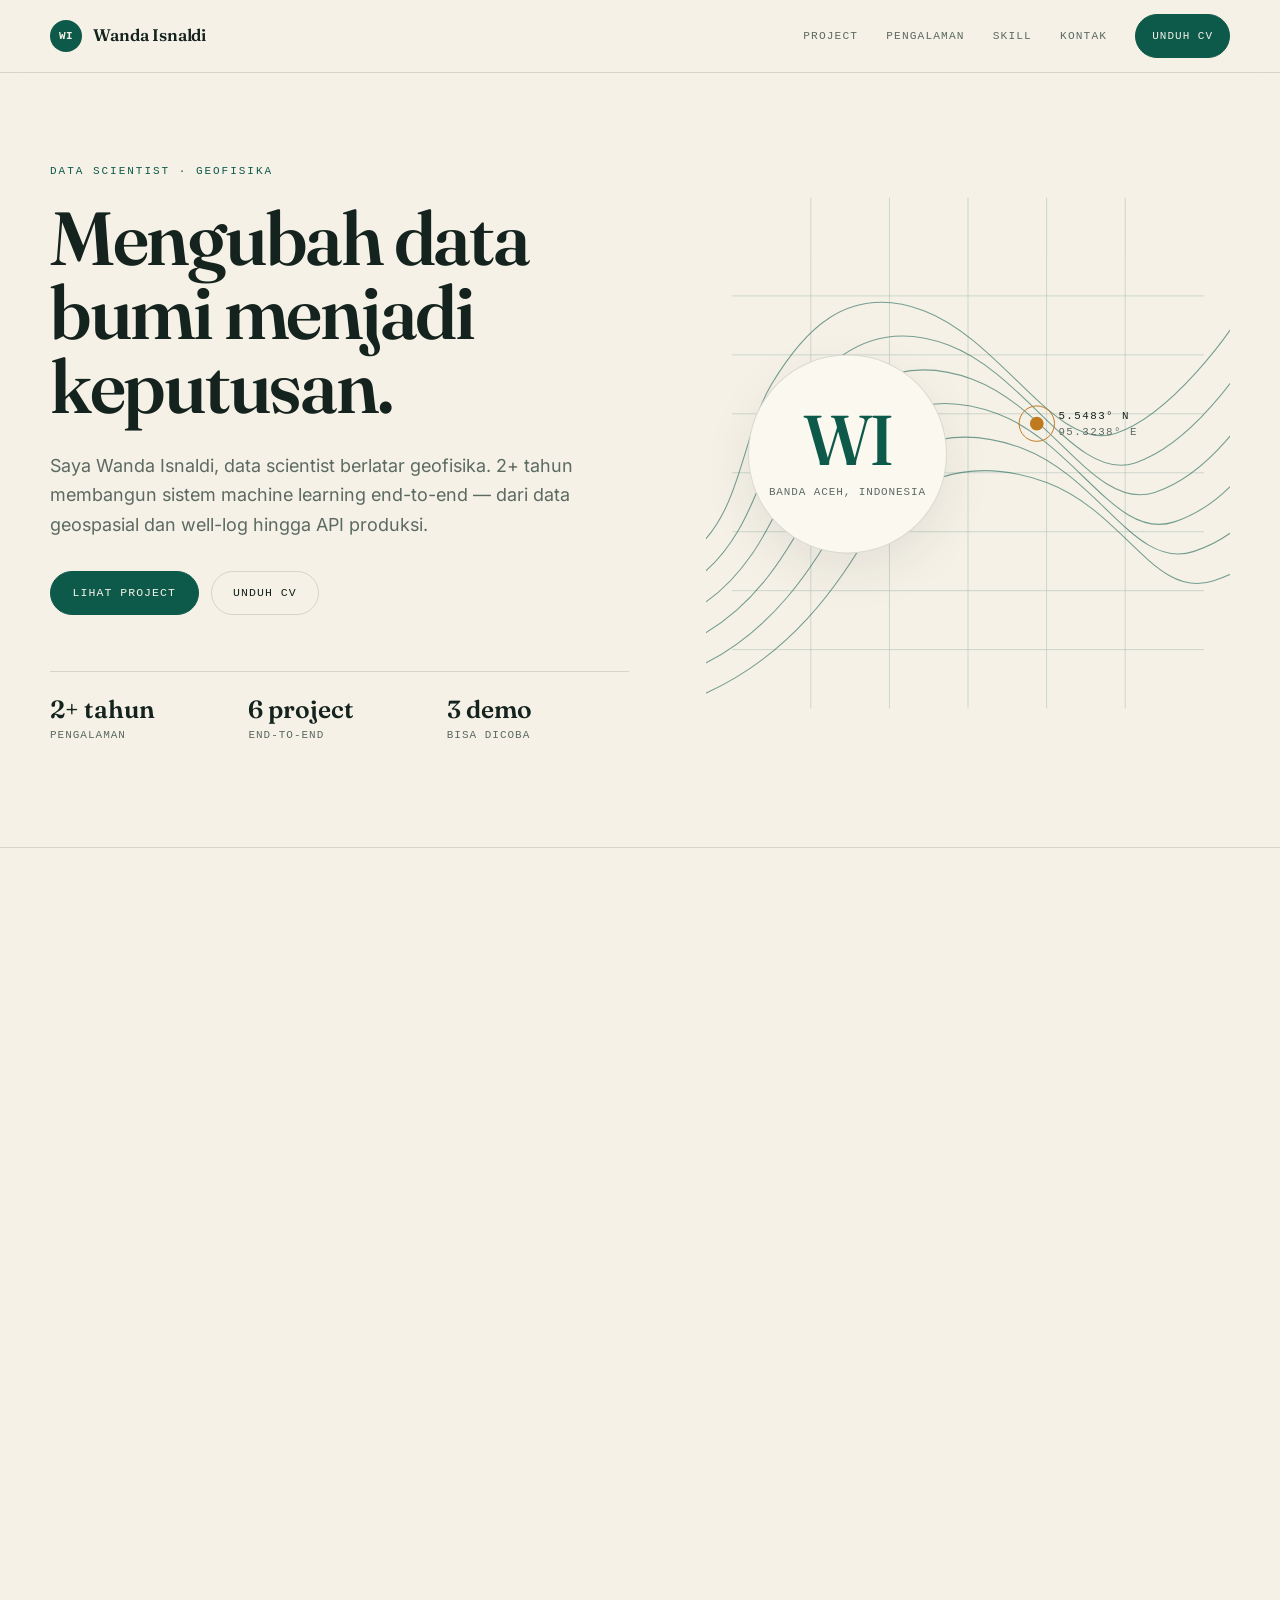
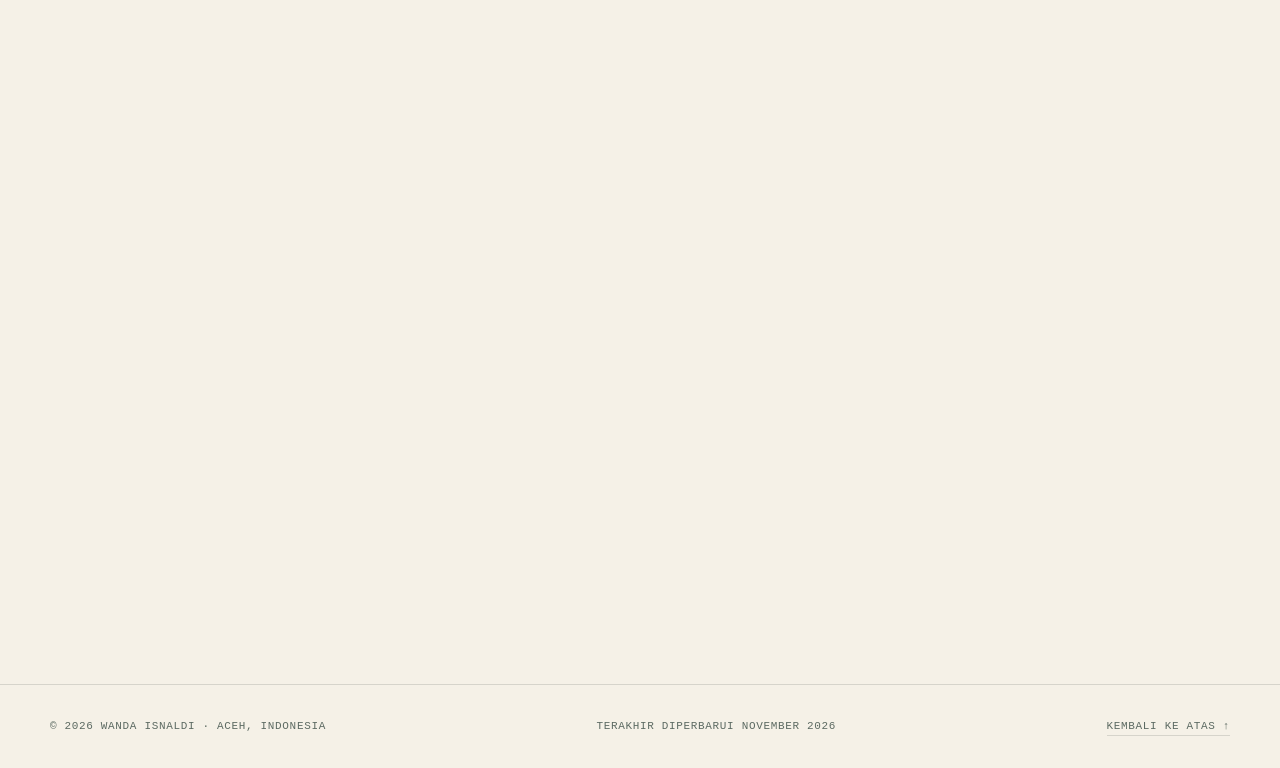
<file: index.html>
<!DOCTYPE html>
<html lang="id">
<head>
  <meta charset="utf-8">
  <meta name="viewport" content="width=device-width, initial-scale=1">
  <meta http-equiv="Content-Security-Policy" content="default-src 'self'; img-src 'self' data:; style-src 'self'; script-src 'self'; font-src 'self'; connect-src 'self'; base-uri 'self'; form-action 'self'; object-src 'none'">
  <meta name="referrer" content="strict-origin-when-cross-origin">
  <title>Wanda Isnaldi — Data Scientist | Machine Learning &amp; Geospasial</title>
  <meta name="description" content="Data scientist berlatar geofisika. Portofolio project machine learning end-to-end: data geospasial, well-log, time-series, NLP, dan API siap produksi.">
  <meta name="author" content="Wanda Isnaldi">
  <meta name="theme-color" content="#F5F1E7">
  <link rel="canonical" href="https://eidos110.github.io/">

  <meta property="og:type" content="website">
  <meta property="og:locale" content="id_ID">
  <meta property="og:site_name" content="Wanda Isnaldi">
  <meta property="og:title" content="Wanda Isnaldi — Data Scientist">
  <meta property="og:description" content="Data scientist berlatar geofisika. Machine learning end-to-end: geospasial, well-log, time-series, NLP, dan API produksi.">
  <meta property="og:url" content="https://eidos110.github.io/">
  <meta property="og:image" content="https://eidos110.github.io/assets/img/og-image.png">
  <meta property="og:image:width" content="1200">
  <meta property="og:image:height" content="630">
  <meta property="og:image:alt" content="Wanda Isnaldi — Data Scientist">

  <meta name="twitter:card" content="summary_large_image">
  <meta name="twitter:title" content="Wanda Isnaldi — Data Scientist">
  <meta name="twitter:description" content="Machine learning end-to-end: geospasial, well-log, time-series, NLP, dan API produksi.">
  <meta name="twitter:image" content="https://eidos110.github.io/assets/img/og-image.png">
  <meta name="twitter:image:alt" content="Wanda Isnaldi — Data Scientist">

  <link rel="icon" href="assets/img/favicon.svg" type="image/svg+xml">
  <link rel="apple-touch-icon" href="assets/img/apple-touch-icon.png">
  <link rel="preload" href="assets/fonts/fraunces-latin.woff2" as="font" type="font/woff2" crossorigin>
  <link rel="preload" href="assets/fonts/inter-latin.woff2" as="font" type="font/woff2" crossorigin>
  <link rel="stylesheet" href="assets/css/styles.css">

  <script type="application/ld+json">
  {
    "@context": "https://schema.org",
    "@type": "Person",
    "name": "Wanda Isnaldi",
    "jobTitle": "Data Scientist",
    "url": "https://eidos110.github.io/",
    "sameAs": ["https://github.com/Eidos110/"],
    "alumniOf": {
      "@type": "CollegeOrUniversity",
      "name": "Universitas Syiah Kuala",
      "description": "S1 Teknik Geofisika, lulus September 2022"
    },
    "knowsAbout": [
      "Machine Learning",
      "Geophysics",
      "Geospatial AI",
      "Time Series Forecasting",
      "Natural Language Processing",
      "MLOps"
    ]
  }
  </script>
</head>
<body>
  <a class="skip-link" href="#main">Langsung ke konten</a>

  <header class="site-header">
    <div class="container site-header__inner">
      <a class="brand" href="#top">
        <span class="brand__mark" aria-hidden="true">WI</span>
        <span class="brand__text">Wanda Isnaldi</span>
      </a>
      <button class="nav__toggle" type="button" data-menu-toggle aria-expanded="false" aria-controls="site-menu">
        Menu
      </button>
      <nav class="nav" aria-label="Navigasi utama">
        <div class="nav__links" id="site-menu" data-menu>
          <a href="#project" data-nav-link>Project</a>
          <a href="#pengalaman" data-nav-link>Pengalaman</a>
          <a href="#skill" data-nav-link>Skill</a>
          <a href="#kontak" data-nav-link>Kontak</a>
          <a class="btn btn--small btn--solid" href="assets/cv/wanda-isnaldi-cv.pdf" download>Unduh CV</a>
        </div>
      </nav>
    </div>
  </header>

  <main id="main" tabindex="-1">
    <section class="hero" id="top">
      <div class="container hero__inner">
        <div class="hero__copy">
          <p class="eyebrow">DATA SCIENTIST · GEOFISIKA</p>
          <h1>Mengubah data bumi menjadi keputusan.</h1>
          <p class="hero__lead">Saya Wanda Isnaldi, data scientist berlatar geofisika. 2+ tahun membangun sistem machine learning end-to-end — dari data geospasial dan well-log hingga API produksi.</p>
          <div class="hero__actions">
            <a class="btn btn--solid" href="#project">Lihat Project</a>
            <a class="btn btn--ghost" href="assets/cv/wanda-isnaldi-cv.pdf" download>Unduh CV</a>
          </div>
          <dl class="hero__stats">
            <div><dt>2+ tahun</dt><dd>pengalaman</dd></div>
            <div><dt>6 project</dt><dd>end-to-end</dd></div>
            <div><dt>3 demo</dt><dd>bisa dicoba</dd></div>
          </dl>
        </div>

        <div class="hero__art" aria-hidden="true">
          <svg class="hero__contours" viewBox="0 0 520 560" fill="none" xmlns="http://www.w3.org/2000/svg">
            <g stroke="currentColor" stroke-width="1.1" opacity="0.55">
              <path d="M-20 470C60 430 90 350 120 300s90-90 170-60 120 130 180 110 90-80 90-80"/>
              <path d="M-20 500C70 460 110 380 140 330s95-85 175-55 115 125 175 105 80-70 80-70"/>
              <path d="M-20 530C80 490 130 410 160 360s100-80 180-50 110 120 170 100 70-60 70-60"/>
              <path d="M-20 440C50 400 70 320 100 270s85-95 165-65 125 135 185 115 100-90 100-90"/>
              <path d="M-20 410C40 370 50 290 80 240s80-100 160-70 130 140 190 120 110-100 110-100"/>
              <path d="M-20 380C30 340 30 260 60 210s75-105 155-75 135 145 195 125 120-110 120-110"/>
            </g>
            <g stroke="currentColor" stroke-width="0.6" opacity="0.3">
              <path d="M20 120h480M20 180h480M20 240h480M20 300h480M20 360h480M20 420h480M20 480h480"/>
              <path d="M100 20v520M180 20v520M260 20v520M340 20v520M420 20v520"/>
            </g>
            <circle cx="330" cy="250" r="7" fill="#C07A1E"/>
            <circle cx="330" cy="250" r="18" stroke="#C07A1E" stroke-width="1"/>
            <text x="352" y="245" fill="#15231E" font-family="ui-monospace, monospace" font-size="11" letter-spacing="1.5">5.5483° N</text>
            <text x="352" y="262" fill="#5C6A62" font-family="ui-monospace, monospace" font-size="11" letter-spacing="1.5">95.3238° E</text>
          </svg>
          <div class="hero__monogram">
            <span>WI</span>
            <small>Banda Aceh, Indonesia</small>
          </div>
        </div>
      </div>
    </section>

    <section class="section reveal" id="project" data-reveal>
      <div class="container">
        <header class="section__head">
          <p class="eyebrow">PROJECT UNGGULAN</p>
          <h2 class="section__title">Tiga sistem yang saya bangun end-to-end.</h2>
          <p class="section__lead">Dari perumusan masalah dan rekayasa fitur sampai API, antarmuka, dan evaluasi. Setiap project punya bukti yang bisa diperiksa.</p>
        </header>

        <article class="project">
          <div class="project__media">
            <img src="assets/img/firecast.webp" width="1600" height="1000" alt="Antarmuka FireCast dengan peta risiko kebakaran dan panel prediksi" loading="lazy" decoding="async">
            <span class="project__index">01</span>
          </div>
          <div class="project__body">
            <p class="project__label">Fire risk intelligence</p>
            <h3 class="project__title">FireCast</h3>
            <p class="project__summary">Platform prediksi risiko kebakaran berbasis stacking ensemble dengan peta interaktif dan API inferensi titik/AOI.</p>
            <ul class="project__metrics">
              <li>Stacking LightGBM + XGBoost</li>
              <li>Kalibrasi isotonik</li>
              <li>SHAP top features</li>
            </ul>
            <ul class="project__tags">
              <li>Python</li><li>FastAPI</li><li>React/TS</li><li>LightGBM</li><li>XGBoost</li><li>SHAP</li><li>Leaflet</li><li>Docker</li><li>CI</li>
            </ul>
            <div class="project__actions">
              <a class="project__link" href="https://huggingface.co/spaces/Kaido1/firecast-private" target="_blank" rel="noopener noreferrer">Buka demo <span aria-hidden="true">↗</span><span class="sr-only">(membuka tab baru)</span></a>
              <a class="project__link" href="https://huggingface.co/spaces/Kaido1/firecast-private/tree/main" target="_blank" rel="noopener noreferrer">Kode backend <span aria-hidden="true">↗</span><span class="sr-only">(membuka tab baru)</span></a>
            </div>
            <p class="project__note">Demo HF — jika Space sedang tidur, klik Restart.</p>
            <details class="project__details">
              <summary>Ringkasan teknis</summary>
              <div class="project__details-body">
                <h4>Masalah</h4>
                <p>Skor risiko kebakaran sering tidak terkalibrasi dan sulit dijelaskan, sehingga tidak cukup dipercaya untuk keputusan operasional.</p>
                <h4>Pendekatan</h4>
                <p>Stacking ensemble LightGBM + XGBoost dengan meta-model LogisticRegressionCV, kalibrasi isotonik, dan SHAP untuk menjelaskan faktor dominan. Disajikan lewat API FastAPI untuk titik maupun AOI, plus peta React/Leaflet.</p>
                <h4>Hasil</h4>
                <p>API inferensi titik dan batch, risk bands, editor AOI, rate limit, serta autentikasi API key. Model dan antarmuka berjalan dalam container dengan CI.</p>
              </div>
            </details>
          </div>
        </article>

        <article class="project">
          <div class="project__media">
            <img src="assets/img/mwd-copilot.webp" width="1600" height="1000" alt="Dashboard MWD Copilot menampilkan prediksi porositas dan tipe fluida" loading="lazy" decoding="async">
            <span class="project__index">02</span>
          </div>
          <div class="project__body">
            <p class="project__label">Drilling decision support</p>
            <h3 class="project__title">MWD Copilot</h3>
            <p class="project__summary">Prediksi porositas, tipe fluida, dan pore pressure dari telemetri MWD/LWD secara real-time.</p>
            <ul class="project__metrics">
              <li>Porositas RMSE 0,038</li>
              <li>Fluida F1 0,93</li>
              <li>Real-time WebSocket</li>
            </ul>
            <ul class="project__tags">
              <li>Python</li><li>FastAPI</li><li>Next.js</li><li>XGBoost</li><li>SHAP</li><li>WebSocket</li><li>Docker</li>
            </ul>
            <div class="project__actions">
              <a class="project__link" href="https://huggingface.co/spaces/Kaido1/MWD-Copilot" target="_blank" rel="noopener noreferrer">Buka demo <span aria-hidden="true">↗</span><span class="sr-only">(membuka tab baru)</span></a>
              <a class="project__link" href="https://github.com/Eidos110/AI-MWD-Copilot" target="_blank" rel="noopener noreferrer">Lihat kode <span aria-hidden="true">↗</span><span class="sr-only">(membuka tab baru)</span></a>
            </div>
            <p class="project__note">Demo HF — jika Space sedang tidur, klik Restart.</p>
            <details class="project__details">
              <summary>Ringkasan teknis</summary>
              <div class="project__details-body">
                <h4>Masalah</h4>
                <p>Keputusan pemboran membutuhkan insight cepat dari telemetri MWD/LWD yang terus mengalir.</p>
                <h4>Pendekatan</h4>
                <p>Pipeline feature leakage-safe, model terpisah per target (porositas, tipe fluida, pore pressure), dan pengiriman hasil real-time lewat WebSocket. Model disimpan dengan joblib.</p>
                <h4>Hasil</h4>
                <p>Prediksi porositas dengan RMSE 0,038 dan klasifikasi tipe fluida F1 0,93, dilengkapi interpretasi SHAP di antarmuka.</p>
              </div>
            </details>
          </div>
        </article>

        <article class="project">
          <div class="project__media">
            <img src="assets/img/cleaner-bot.webp" width="1600" height="1000" alt="Agentic Geophysics Data Cleaning Bot menampilkan hasil pembersihan well-log dan quality gate" loading="lazy" decoding="async">
            <span class="project__index">03</span>
          </div>
          <div class="project__body">
            <p class="project__label">Agentic data quality</p>
            <h3 class="project__title">Agentic Geophysics Data Cleaning Bot</h3>
            <p class="project__summary">Agen empat tool membersihkan data well-log LAS dengan audit trail dan quality gate.</p>
            <ul class="project__metrics">
              <li>4 tool berurutan</li>
              <li>R² 0,52 well-disjoint CV</li>
              <li>Gate READY/REVIEW/REJECT</li>
            </ul>
            <ul class="project__tags">
              <li>Python</li><li>Gradio</li><li>scikit-learn</li><li>RandomForest</li><li>Isolation Forest</li><li>HF Spaces</li>
            </ul>
            <div class="project__actions">
              <a class="project__link" href="https://huggingface.co/spaces/Kaido1/cleaner-ai-log" target="_blank" rel="noopener noreferrer">Buka demo <span aria-hidden="true">↗</span><span class="sr-only">(membuka tab baru)</span></a>
              <span class="project__private">Repo privat</span>
            </div>
            <p class="project__note">Demo HF — jika Space sedang tidur, klik Restart.</p>
            <details class="project__details">
              <summary>Ringkasan teknis</summary>
              <div class="project__details-body">
                <h4>Masalah</h4>
                <p>Data well-log LAS sering kotor, tidak konsisten, dan memakan waktu untuk dibersihkan manual.</p>
                <h4>Pendekatan</h4>
                <p>Agen empat tool: schema mapper, outlier detector, Gardner corrector, dan ML imputer, dengan audit trail serta quality gate.</p>
                <h4>Hasil</h4>
                <p>LAS bersih, report.json, audit.csv, plot before/after, dan gate READY/REVIEW/REJECT. Density imputer mencapai R² 0,52 pada well-disjoint CV.</p>
              </div>
            </details>
          </div>
        </article>
      </div>
    </section>

    <section class="section reveal" id="project-lain" data-reveal>
      <div class="container">
        <header class="section__head">
          <p class="eyebrow">PROJECT PENDUKUNG</p>
          <h2 class="section__title">Bukti lain dari cara saya bekerja.</h2>
        </header>
        <div class="mini-projects">
          <article class="mini-project">
            <p class="mini-project__label">NLP · RAG</p>
            <h3>RAG Layanan Pelanggan Perbankan</h3>
            <p class="mini-project__summary">Asisten layanan pelanggan berbasis retrieval-augmented generation dengan Phi-3, Chroma, dan LangChain.</p>
            <ul class="mini-project__metrics">
              <li>precision@1 93% pada 60 kueri</li>
              <li>+18% recall@3</li>
              <li>Jawaban salah turun 4,2×</li>
            </ul>
            <a class="mini-project__link" href="https://github.com/Eidos110/Bank-Customer-Service-RAG" target="_blank" rel="noopener noreferrer">Lihat kode <span aria-hidden="true">↗</span><span class="sr-only">(membuka tab baru)</span></a>
          </article>

          <article class="mini-project">
            <p class="mini-project__label">Time series</p>
            <h3>Peramalan Time Series Retail</h3>
            <p class="mini-project__summary">Peramalan penjualan 50 minggu ke depan dengan Prophet untuk perencanaan promosi.</p>
            <ul class="mini-project__metrics">
              <li>RMSE 1.190 → 1.126 (−5,4%)</li>
              <li>Horizon 50 minggu</li>
              <li>Promosi &gt; hari libur</li>
            </ul>
            <a class="mini-project__link" href="https://github.com/Eidos110/Portfolio/tree/main/P.%20Promotional%20Time%20Series" target="_blank" rel="noopener noreferrer">Lihat kode <span aria-hidden="true">↗</span><span class="sr-only">(membuka tab baru)</span></a>
          </article>

          <article class="mini-project">
            <p class="mini-project__label">Anomali · Simulasi</p>
            <span class="mini-project__badge">Simulasi</span>
            <h3>Pemantauan Distribusi BBM Bersubsidi</h3>
            <p class="mini-project__summary">Simulasi end-to-end pemantauan distribusi BBM bersubsidi pada 74.160 laporan inspeksi.</p>
            <ul class="mini-project__metrics">
              <li>74.160 laporan inspeksi</li>
              <li>Precision/recall 100% rule-based</li>
              <li>Isolation Forest + Streamlit</li>
            </ul>
            <a class="mini-project__link" href="https://github.com/Eidos110/Dashboard-Simulation-Distribution" target="_blank" rel="noopener noreferrer">Lihat kode <span aria-hidden="true">↗</span><span class="sr-only">(membuka tab baru)</span></a>
          </article>
        </div>
      </div>
    </section>

    <section class="section reveal" id="pengalaman" data-reveal>
      <div class="container">
        <header class="section__head">
          <p class="eyebrow">PENGALAMAN</p>
          <h2 class="section__title">Dari eksplorasi data ke keputusan.</h2>
        </header>

        <div class="experience">
          <div class="timeline">
            <article class="timeline__item">
              <p class="timeline__date">Jan 2023 — sekarang</p>
              <h3>Freelance Data Scientist</h3>
              <p class="timeline__org">Remote</p>
              <ul>
                <li>Deteksi abu vulkanik Himawari-8 dengan akurasi 97,4%.</li>
                <li>NLP sentimen: kepuasan naik 8%, keluhan turun 10%.</li>
                <li>Forecasting 1D CNN dengan akurasi +10%.</li>
              </ul>
            </article>

            <article class="timeline__item">
              <p class="timeline__date">Jul — Agu 2023</p>
              <h3>Data Scientist Intern</h3>
              <p class="timeline__org">Home Credit Indonesia × Rakamin</p>
              <ul>
                <li>Credit risk scoring dengan model ensemble.</li>
                <li>Visualisasi interaktif dengan Plotly untuk tim bisnis.</li>
              </ul>
            </article>

            <article class="timeline__item">
              <p class="timeline__date">Jun — Jul 2023</p>
              <h3>Data Scientist Intern</h3>
              <p class="timeline__org">IDX Partners × Rakamin</p>
              <ul>
                <li>Prediksi gagal bayar dengan SMOTE, akurasi 88%.</li>
                <li>EDA dan imputasi data untuk model prediktif.</li>
              </ul>
            </article>
          </div>

          <aside class="education" aria-labelledby="pendidikan-title">
            <p class="eyebrow" id="pendidikan-title">PENDIDIKAN</p>
            <h3>S1 Teknik Geofisika</h3>
            <p>Universitas Syiah Kuala, Banda Aceh</p>
            <p class="education__meta">Lulus September 2022</p>
          </aside>
        </div>
      </div>
    </section>

    <section class="section reveal" id="skill" data-reveal>
      <div class="container">
        <header class="section__head">
          <p class="eyebrow">SKILL &amp; SERTIFIKASI</p>
          <h2 class="section__title">Alat kerja yang saya pakai sehari-hari.</h2>
        </header>

        <div class="skill-layout">
          <div class="skill-groups">
            <div class="skill-group">
              <h3>Machine Learning &amp; AI</h3>
              <p>Supervised/unsupervised, XGBoost, LightGBM, Prophet, CNN 1D, PyTorch, TensorFlow, NLP, RAG, LangChain, embeddings, SMOTE, SHAP, time-series.</p>
            </div>
            <div class="skill-group">
              <h3>Data &amp; Visualisasi</h3>
              <p>Pandas, NumPy, scikit-learn, Plotly, Power BI, Matplotlib, Seaborn.</p>
            </div>
            <div class="skill-group">
              <h3>MLOps &amp; Deployment</h3>
              <p>Docker, FastAPI, Flask, Streamlit, Chroma, GitHub Actions, model registry, DVC.</p>
            </div>
            <div class="skill-group">
              <h3>Bahasa Pemrograman</h3>
              <p>Python, R, MATLAB, JavaScript, SQL.</p>
            </div>
            <div class="skill-group">
              <h3>Database &amp; Tools</h3>
              <p>MySQL, PostgreSQL, Jupyter, Git, GitHub, Excel.</p>
            </div>
            <div class="skill-group">
              <h3>Geospasial</h3>
              <p>QGIS, Himawari-8, band thermal/SWIR, CCA, morphological closing.</p>
            </div>
          </div>

          <aside class="certifications" aria-labelledby="sertifikasi-title">
            <p class="eyebrow" id="sertifikasi-title">SERTIFIKASI</p>
            <ul class="cert-list">
              <li>Data Science Professional Certificate — IBM (Coursera)</li>
              <li>Deep Learning Specialization — DeepLearning.AI (Coursera)</li>
              <li>Python Course for Geoscientists, Batch V — SEG SC Universitas Pertamina</li>
              <li>Google Earth Engine × Machine Learning — GeoSoftware Community &amp; PT GAI</li>
            </ul>
          </aside>
        </div>
      </div>
    </section>

    <section class="section section--contact reveal" id="kontak" data-reveal>
      <div class="container">
        <header class="section__head">
          <p class="eyebrow">KONTAK</p>
          <h2 class="section__title">Mari bekerja sama.</h2>
          <p class="section__lead">Terbuka untuk posisi full-time Data Scientist / ML Engineer, maupun project freelance di sekitar data, machine learning, dan geospasial.</p>
        </header>

        <div class="contact__actions">
          <a class="btn btn--solid" href="mailto:wandaisnaldi77@gmail.com?subject=Rekrutmen%20%E2%80%94%20Wanda%20Isnaldi">Rekrut sebagai Data Scientist</a>
          <a class="btn btn--ghost" href="mailto:wandaisnaldi77@gmail.com?subject=Project%20freelance%20%E2%80%94%20Wanda%20Isnaldi">Diskusikan project freelance</a>
        </div>

        <div class="contact__meta">
          <a href="mailto:wandaisnaldi77@gmail.com">wandaisnaldi77@gmail.com</a>
          <a href="https://github.com/Eidos110/" target="_blank" rel="noopener noreferrer">github.com/Eidos110 <span aria-hidden="true">↗</span><span class="sr-only">(membuka tab baru)</span></a>
          <button class="copy-email" type="button" data-copy-email="wandaisnaldi77@gmail.com">
            <span data-copy-label aria-live="polite">Salin email</span>
          </button>
          <a href="assets/cv/wanda-isnaldi-cv.pdf" download>Unduh CV (PDF)</a>
        </div>

        <p class="contact__location">Aceh, Indonesia · terbuka untuk remote/hybrid</p>
      </div>
    </section>
  </main>

  <footer class="site-footer">
    <div class="container site-footer__inner">
      <p>© 2026 Wanda Isnaldi · Aceh, Indonesia</p>
      <p>Terakhir diperbarui November 2026</p>
      <a href="#top">Kembali ke atas <span aria-hidden="true">↑</span></a>
    </div>
  </footer>
  <script type="module" src="assets/js/main.js"></script>
</body>
</html>
</file>
<file: assets/css/styles.css>
@font-face{font-family:Fraunces;src:url(../fonts/fraunces-latin.woff2) format("woff2");font-weight:400 700;font-style:normal;font-display:swap}@font-face{font-family:Inter;src:url(../fonts/inter-latin.woff2) format("woff2");font-weight:400 700;font-style:normal;font-display:swap}:root{--paper: #f5f1e7;--card: #fbf8f0;--ink: #15231e;--muted: #5c6a62;--teal: #0e5a4a;--amber: #c07a1e;--line: rgba(21, 35, 30, .14);--font-display: "Fraunces", Georgia, "Times New Roman", serif;--font-body: "Inter", system-ui, -apple-system, "Segoe UI", sans-serif;--font-mono: ui-monospace, "SFMono-Regular", Consolas, "Liberation Mono", monospace;--max: 1180px;--gutter: clamp(1.25rem, 4vw, 2.5rem);--radius-lg: 16px;--transition: .18s ease}*,*:before,*:after{box-sizing:border-box}html{scroll-behavior:smooth;scroll-padding-top:6rem}body{margin:0;background:var(--paper);color:var(--ink);font-family:var(--font-body);font-size:1rem;line-height:1.65;-webkit-font-smoothing:antialiased}h1,h2,h3,h4{margin:0;font-family:var(--font-display);font-weight:600;line-height:1.1;letter-spacing:-.015em}p{margin:0}ul,ol{margin:0;padding:0;list-style:none}a{color:inherit;text-decoration-thickness:1px;text-underline-offset:.2em}a:hover{color:var(--teal)}:focus-visible{outline:2px solid var(--amber);outline-offset:3px;border-radius:2px}::selection{background:#0e5a4a2e}.sr-only{position:absolute;width:1px;height:1px;padding:0;margin:-1px;overflow:hidden;clip:rect(0 0 0 0);white-space:nowrap;border:0}.container{width:min(100% - (var(--gutter) * 2),var(--max));margin-inline:auto}.skip-link{position:fixed;top:1rem;left:1rem;z-index:100;padding:.7rem 1rem;background:var(--ink);color:var(--paper);font-family:var(--font-mono);font-size:.75rem;letter-spacing:.06em;text-transform:uppercase;text-decoration:none;transform:translateY(-200%)}.skip-link:focus{transform:none}.eyebrow{font-family:var(--font-mono);font-size:.6875rem;font-weight:500;letter-spacing:.18em;line-height:1.5;text-transform:uppercase;color:var(--teal)}.site-header{position:static;z-index:50;background:#f5f1e7eb;border-bottom:1px solid var(--line);backdrop-filter:blur(14px)}.js .site-header{position:sticky;top:0}.site-header__inner{display:flex;align-items:center;justify-content:space-between;gap:1.5rem;min-height:4.5rem}.brand{display:inline-flex;align-items:center;gap:.7rem;font-family:var(--font-display);font-size:1.05rem;font-weight:600;letter-spacing:-.01em;text-decoration:none;white-space:nowrap}.brand__mark{display:grid;place-items:center;width:2rem;height:2rem;border-radius:50%;background:var(--teal);color:var(--paper);font-family:var(--font-mono);font-size:.6875rem;letter-spacing:.04em}.nav__toggle{display:none;min-width:44px;min-height:44px;padding:.55rem .9rem;border:1px solid var(--line);border-radius:999px;background:transparent;color:var(--ink);font-family:var(--font-mono);font-size:.7rem;letter-spacing:.1em;text-transform:uppercase;cursor:pointer}.nav__links{display:flex;flex-direction:column;align-items:stretch;gap:0;padding:.75rem var(--gutter) 1.25rem;background:var(--paper);border-bottom:1px solid var(--line)}.nav__links>a:not(.btn){padding:.85rem 0;border-bottom:1px solid var(--line);font-family:var(--font-mono);font-size:.78rem;letter-spacing:.1em;text-transform:uppercase;text-decoration:none;color:var(--muted);transition:color var(--transition)}.nav__links>.btn{margin-top:1rem}.js .nav__toggle{display:inline-flex}.js .nav__links{position:absolute;top:100%;right:0;left:0;display:none;box-shadow:0 24px 40px #15231e14}.js .nav__links.is-open{display:flex}.nav__links>a:not(.btn):hover,.nav__links>a[aria-current=location]{color:var(--ink)}.nav__links>a[aria-current=location]{text-decoration:underline;text-decoration-color:var(--amber);text-decoration-thickness:2px;text-underline-offset:.45em}.btn{display:inline-flex;align-items:center;justify-content:center;gap:.5rem;min-height:44px;padding:.85rem 1.35rem;border:1px solid transparent;border-radius:999px;font-family:var(--font-mono);font-size:.72rem;font-weight:500;letter-spacing:.09em;line-height:1;text-transform:uppercase;text-decoration:none;cursor:pointer;transition:background var(--transition),color var(--transition),border-color var(--transition),transform var(--transition)}.btn:hover{transform:translateY(-1px)}.btn--solid{background:var(--teal);border-color:var(--teal);color:var(--paper)}.btn--solid:hover{background:#0a4438;border-color:#0a4438;color:var(--paper)}.btn--ghost{background:transparent;border-color:var(--line);color:var(--ink)}.btn--ghost:hover{border-color:var(--ink);color:var(--ink)}.btn--small{min-height:44px;padding:.65rem 1rem;font-size:.6875rem}.hero{padding:clamp(3rem,7vw,6rem) 0 clamp(3.5rem,8vw,7rem);border-bottom:1px solid var(--line);overflow:hidden}.hero__inner{display:grid;grid-template-columns:minmax(0,1fr);align-items:center;gap:clamp(2rem,6vw,5rem)}.hero__copy .eyebrow{margin-bottom:1.4rem}.hero h1{max-width:100%;font-size:clamp(2.8rem,6vw,4.7rem);font-weight:600;line-height:.98;letter-spacing:-.03em}.hero__lead{max-width:36rem;margin-top:1.75rem;color:var(--muted);font-size:clamp(1rem,1.4vw,1.125rem)}.hero__actions{display:flex;flex-wrap:wrap;gap:.75rem;margin-top:2rem}.hero__stats{display:grid;grid-template-columns:repeat(3,minmax(0,1fr));gap:.6rem;margin:clamp(2.5rem,5vw,3.5rem) 0 0;padding-top:1.4rem;border-top:1px solid var(--line)}.hero__stats div{min-width:0}.hero__stats dt{font-family:var(--font-display);font-size:1.1rem;font-weight:600;line-height:1.15}.hero__stats dd{margin:.2rem 0 0;color:var(--muted);font-family:var(--font-mono);font-size:.6875rem;letter-spacing:.09em;text-transform:uppercase}.hero__art{position:relative;width:100%;max-width:22rem;margin-top:1rem;margin-inline:auto;aspect-ratio:1 / 1.05;color:var(--teal)}.hero__contours{display:block;width:100%;height:100%}.hero__monogram{position:absolute;top:50%;left:8%;display:flex;flex-direction:column;align-items:center;justify-content:center;width:clamp(9rem,38%,13rem);aspect-ratio:1;border:1px solid var(--line);border-radius:50%;background:var(--card);box-shadow:0 18px 50px #15231e14;transform:translateY(-50%)}.hero__monogram span{font-family:var(--font-display);font-size:clamp(2.8rem,7vw,4.4rem);font-weight:500;line-height:1;letter-spacing:-.04em;color:var(--teal)}.hero__monogram small{margin-top:.45rem;color:var(--muted);font-family:var(--font-mono);font-size:.6875rem;letter-spacing:.08em;text-transform:uppercase;text-align:center}.section{padding:clamp(3.5rem,7vw,6rem) 0;border-bottom:1px solid var(--line);content-visibility:auto;contain-intrinsic-size:auto 1000px}.section__head{max-width:46rem;margin-bottom:clamp(2rem,4vw,3.25rem)}.section__title{margin-top:.9rem;font-size:clamp(2rem,3.6vw,3rem);line-height:1.05}.section__lead{max-width:38rem;margin-top:1.1rem;color:var(--muted)}.project{display:grid;grid-template-columns:minmax(0,1fr);align-items:center;gap:clamp(1.75rem,4.5vw,3.75rem);padding:clamp(2.25rem,4.5vw,3.5rem) 0;border-top:1px solid var(--line);content-visibility:auto;contain-intrinsic-size:auto 700px}.project:first-of-type{padding-top:0;border-top:0}.project__media{position:relative;aspect-ratio:16 / 10;overflow:hidden;border:1px solid var(--line);border-radius:var(--radius-lg);background:var(--card)}.project__media img{display:block;width:100%;height:100%;object-fit:cover}.project__index{position:absolute;top:1rem;left:1rem;padding:.35rem .6rem;border:1px solid var(--line);border-radius:999px;background:#f5f1e7eb;color:var(--teal);font-family:var(--font-mono);font-size:.6875rem;letter-spacing:.12em}.project__body{min-width:0}.project__label{color:var(--teal);font-family:var(--font-mono);font-size:.6875rem;letter-spacing:.15em;text-transform:uppercase}.project__title{margin-top:.6rem;font-size:clamp(1.75rem,3.2vw,2.5rem);overflow-wrap:anywhere}.project__summary{max-width:34rem;margin-top:.9rem;color:var(--muted)}.project__metrics{display:flex;flex-wrap:wrap;gap:.45rem;margin-top:1.25rem}.project__metrics li{max-width:100%;padding:.35rem .7rem;border:1px solid var(--line);border-radius:999px;background:var(--card);font-family:var(--font-mono);font-size:.6875rem;letter-spacing:.03em;line-height:1.5;overflow-wrap:anywhere}.project__tags{display:flex;flex-wrap:wrap;gap:.25rem .6rem;margin-top:1rem;color:var(--muted);font-family:var(--font-mono);font-size:.6875rem;letter-spacing:.06em;text-transform:uppercase}.project__tags li+li:before{content:"\b7";margin-right:.6rem;color:var(--amber)}.project__actions{display:flex;flex-wrap:wrap;align-items:center;gap:1.1rem 1.5rem;margin-top:1.4rem}.project__link{color:var(--teal);font-family:var(--font-mono);font-size:.6875rem;letter-spacing:.08em;text-transform:uppercase;text-decoration:none;border-bottom:1px solid currentColor;padding-bottom:.15rem}.project__link:hover{color:var(--ink)}.project__private{color:var(--muted);font-family:var(--font-mono);font-size:.6875rem;letter-spacing:.08em;text-transform:uppercase}.project__note{margin-top:.9rem;color:var(--muted);font-family:var(--font-mono);font-size:.6875rem;letter-spacing:.03em}.project__details{margin-top:1.4rem;border-top:1px solid var(--line)}.project__details summary{display:flex;align-items:center;justify-content:space-between;gap:1rem;padding:.9rem 0;color:var(--ink);font-family:var(--font-mono);font-size:.6875rem;letter-spacing:.1em;text-transform:uppercase;cursor:pointer;list-style:none}.project__details summary::-webkit-details-marker{display:none}.project__details summary:after{content:"+";color:var(--teal);font-size:1rem;line-height:1}.project__details[open] summary:after{content:"\2212"}.project__details-body{padding-bottom:.75rem}.project__details-body h4{margin-top:.9rem;color:var(--teal);font-family:var(--font-mono);font-size:.6875rem;font-weight:500;letter-spacing:.12em;text-transform:uppercase}.project__details-body p{margin-top:.3rem;color:var(--muted);font-size:.94rem}.mini-projects{display:grid;grid-template-columns:minmax(0,1fr);gap:1rem}.mini-project{display:flex;flex-direction:column;min-width:0;padding:1.5rem;border:1px solid var(--line);border-radius:var(--radius-lg);background:var(--card)}.mini-project__label{color:var(--muted);font-family:var(--font-mono);font-size:.6875rem;letter-spacing:.12em;text-transform:uppercase}.mini-project__badge{align-self:flex-start;margin-top:.65rem;padding:.22rem .55rem;border:1px solid rgba(192,122,30,.4);border-radius:999px;background:#c07a1e1f;color:#74460c;font-family:var(--font-mono);font-size:.6875rem;font-weight:600;letter-spacing:.1em;text-transform:uppercase}.mini-project h3{margin-top:.65rem;font-size:1.25rem;line-height:1.15;overflow-wrap:anywhere}.mini-project__summary{margin-top:.75rem;color:var(--muted);font-size:.92rem}.mini-project__metrics{display:grid;gap:.35rem;margin-top:1rem}.mini-project__metrics li{position:relative;padding-left:.9rem;font-family:var(--font-mono);font-size:.6875rem;line-height:1.5;overflow-wrap:anywhere}.mini-project__metrics li:before{content:"\2014";position:absolute;left:0;color:var(--amber)}.mini-project__link{margin-top:auto;padding-top:1.25rem;color:var(--teal);font-family:var(--font-mono);font-size:.6875rem;letter-spacing:.08em;text-transform:uppercase;text-decoration:none;border-bottom:1px solid transparent;align-self:flex-start}.mini-project__link:hover{border-bottom-color:currentColor}.experience{display:grid;grid-template-columns:minmax(0,1fr);align-items:start;gap:clamp(2rem,5vw,4rem)}.timeline{position:relative;display:grid;gap:2.25rem;padding-left:1.5rem}.timeline:before{content:"";position:absolute;top:.5rem;bottom:.5rem;left:.3rem;width:1px;background:var(--line)}.timeline__item{position:relative;min-width:0}.timeline__item:before{content:"";position:absolute;top:.5rem;left:-1.29rem;width:9px;height:9px;border-radius:50%;background:var(--amber);box-shadow:0 0 0 4px var(--paper)}.timeline__date{color:var(--muted);font-family:var(--font-mono);font-size:.6875rem;letter-spacing:.1em;text-transform:uppercase}.timeline__item h3{margin-top:.35rem;font-size:1.35rem}.timeline__org{margin-top:.15rem;color:var(--teal);font-size:.88rem}.timeline__item ul{display:grid;gap:.4rem;margin-top:.8rem}.timeline__item li{position:relative;padding-left:1rem;color:var(--muted);font-size:.92rem}.timeline__item li:before{content:"\2013";position:absolute;left:0;color:var(--amber)}.education{position:static;top:6.5rem;padding:1.5rem;border:1px solid var(--line);border-radius:var(--radius-lg);background:var(--card)}.education h3{margin-top:.65rem;font-size:1.4rem}.education p{margin-top:.4rem;color:var(--muted);font-size:.9rem}.education .education__meta{color:var(--teal);font-family:var(--font-mono);font-size:.6875rem;letter-spacing:.08em;text-transform:uppercase}.skill-layout{display:grid;grid-template-columns:minmax(0,1fr);align-items:start;gap:clamp(2rem,5vw,4rem)}.skill-groups{display:grid;grid-template-columns:minmax(0,1fr);gap:1rem}.skill-group{min-width:0;padding:1.25rem;border:1px solid var(--line);border-radius:var(--radius-lg);background:var(--card)}.skill-group h3{font-size:1rem}.skill-group p{margin-top:.5rem;color:var(--muted);font-size:.86rem}.certifications{padding:1.5rem;border:1px solid var(--line);border-radius:var(--radius-lg);background:var(--card)}.cert-list{display:grid;gap:.8rem;margin-top:.95rem}.cert-list li{position:relative;padding-left:1rem;color:var(--muted);font-size:.84rem;line-height:1.55}.cert-list li:before{content:"\2014";position:absolute;left:0;color:var(--amber)}.section--contact{background:var(--card)}.section--contact .section__title{font-size:clamp(2.5rem,5.2vw,4rem)}.contact__actions{display:flex;flex-wrap:wrap;gap:.75rem;margin-top:1.75rem}.contact__meta{display:flex;flex-wrap:wrap;align-items:center;gap:.9rem 1.5rem;margin-top:2.25rem;padding-top:1.5rem;border-top:1px solid var(--line)}.contact__meta a,.copy-email{display:inline-flex;align-items:center;min-height:44px;color:var(--ink);font-family:var(--font-mono);font-size:.6875rem;letter-spacing:.06em;text-transform:uppercase;text-decoration:none;border-bottom:1px solid var(--line);padding-bottom:.15rem;background:transparent;cursor:pointer}.contact__meta a:hover,.copy-email:hover{color:var(--teal);border-color:currentColor}.copy-email{border-top:0;border-left:0;border-right:0;border-radius:0}.contact__location{margin-top:1.25rem;color:var(--muted);font-family:var(--font-mono);font-size:.6875rem;letter-spacing:.08em;text-transform:uppercase}.site-footer{padding:2rem 0;border-top:1px solid var(--line)}.site-footer__inner{display:flex;flex-wrap:wrap;align-items:center;justify-content:space-between;gap:.75rem 1.5rem;color:var(--muted);font-family:var(--font-mono);font-size:.6875rem;letter-spacing:.06em;text-transform:uppercase}.site-footer a{text-decoration:none;border-bottom:1px solid var(--line)}.site-footer a:hover{color:var(--teal);border-color:currentColor}.error-page{min-height:calc(100svh - 12.5rem);display:grid;align-items:center}.error-page__code{margin-top:.4rem;color:var(--amber);font-family:var(--font-mono);font-size:clamp(4rem,14vw,8rem);font-weight:500;letter-spacing:-.06em;line-height:1}.error-page .section__title{margin-top:.75rem}.error-page .section__lead{margin-top:1rem}.error-page__actions{display:flex;flex-wrap:wrap;gap:.75rem;margin-top:2rem}.reveal{opacity:1;transform:none}.js .reveal{transition:opacity .6s ease,transform .6s ease}.js .reveal:not(.is-visible){opacity:0;transform:translateY(18px)}@media(min-width:640px){.hero__stats{gap:1rem}.hero__stats dt{font-size:clamp(1.2rem,2vw,1.55rem)}.skill-groups{grid-template-columns:repeat(2,minmax(0,1fr))}}@media(min-width:900px){.nav__toggle,.js .nav__toggle{display:none}.nav__links,.js .nav__links{position:static;display:flex;flex-direction:row;align-items:center;gap:clamp(1rem,2.2vw,2rem);padding:0;background:transparent;border-bottom:0;box-shadow:none}.nav__links>a:not(.btn){padding:0;border-bottom:0;font-size:.7rem}.nav__links>.btn{margin-top:0}.hero__inner{grid-template-columns:minmax(0,1.05fr) minmax(0,.95fr)}.hero h1{max-width:12ch}.hero__art{max-width:34rem;margin-top:0}.project{grid-template-columns:minmax(0,1.08fr) minmax(0,.92fr)}.project:nth-of-type(2n) .project__media{order:2}.project:nth-of-type(2n) .project__body{order:1}.mini-projects{grid-template-columns:repeat(3,minmax(0,1fr))}.experience{grid-template-columns:minmax(0,1.35fr) minmax(0,.65fr)}.skill-layout{grid-template-columns:minmax(0,1.4fr) minmax(0,.6fr)}.education{position:sticky}}@media(min-width:1180px){.section{padding:6rem 0}}@media(prefers-reduced-motion:reduce){html{scroll-behavior:auto}*,*:before,*:after{animation-duration:.01ms!important;animation-iteration-count:1!important;transition-duration:.01ms!important}.js .reveal,.js .reveal:not(.is-visible){opacity:1;transform:none}}
</file>
